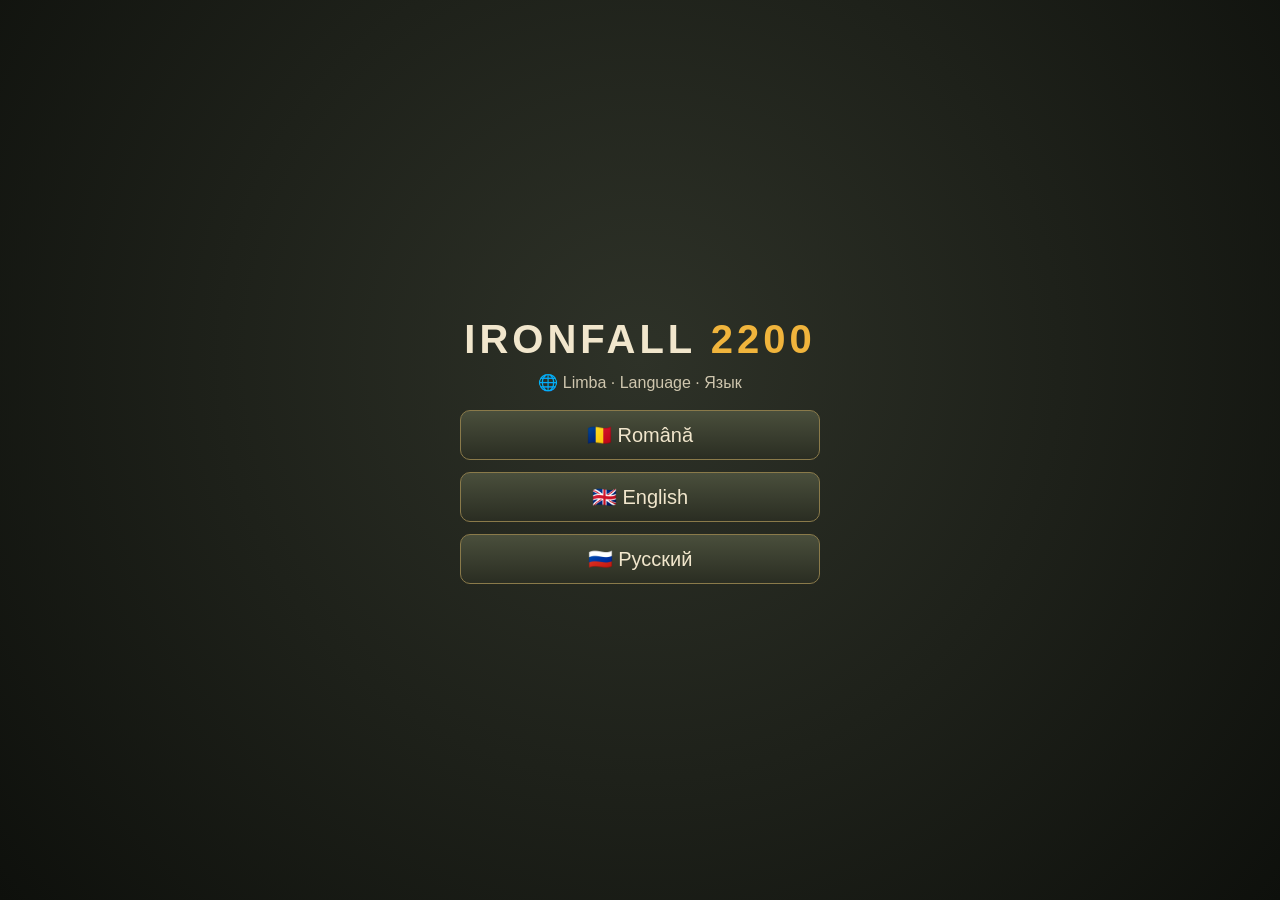
<file: game/app/src/main/assets/index.html>
<!doctype html>
<html lang="ro">
<head>
<meta charset="utf-8">
<meta name="viewport" content="width=device-width,initial-scale=1,maximum-scale=1,user-scalable=no,viewport-fit=cover">
<title>Ironfall 2200</title>
<link rel="stylesheet" href="style.css">
</head>
<body>
<svg width="0" height="0" style="position:absolute" aria-hidden="true"><defs>
  <filter id="gloss" x="-15%" y="-15%" width="130%" height="130%" color-interpolation-filters="sRGB">
    <feGaussianBlur in="SourceAlpha" stdDeviation="1.1" result="b"/>
    <feSpecularLighting in="b" surfaceScale="3.2" specularConstant="1.15" specularExponent="24" lighting-color="#fff6dc" result="s"><feDistantLight azimuth="225" elevation="50"/></feSpecularLighting>
    <feComposite in="s" in2="SourceAlpha" operator="in" result="s2"/>
    <feComposite in="SourceGraphic" in2="s2" operator="arithmetic" k1="0" k2="1" k3="0.9" k4="0"/>
  </filter>
</defs></svg>
<canvas id="c"></canvas>
<canvas id="ov"></canvas>
<div id="vig"></div>

<div id="hud" class="hidden">
  <div id="top">
    <span class="res"><i class="ri" data-i="energy"></i><b id="en">0</b> <small id="inc">+0/s</small></span>
    <span class="res"><i class="ri" data-i="units"></i><b id="uc">0</b><small>/500</small></span>
    <span class="res"><i class="ri" data-i="clock"></i><b id="clk">0:00</b></span>
    <button id="bPause" class="ib" aria-label="Pauză">⏸</button>
  </div>
  <div id="side">
    <button id="bAll">⚔ Armata</button>
    <button id="bTrucks">🚜 Constr.</button>
    <button id="bBox">⬚ Selecție</button>
    <button id="bBase">🏠 Baza</button>
  </div>
  <canvas id="mini" width="120" height="120"></canvas>
  <div id="panel"></div>
  <div id="labCol" class="hidden"></div>
  <div id="toast"></div>
  <div id="techPop"></div>
</div>

<div id="designer" class="modal hidden">
  <div class="mbox wide">
    <div class="mh">🛠 Proiectant de unități</div>
    <div class="dgrid">
      <div class="dopts">
        <div class="lbl">1 · Șasiu — deplasare</div><div id="dPr" class="opts dmods"></div>
        <div class="lbl">2 · Corp — blindaj</div><div id="dCh" class="opts dmods"></div>
        <div class="lbl">3 · Modul de sus — armă, radar sau reparator</div><div id="dWp" class="opts dmods"></div>
      </div>
      <div class="dprev">
        <div id="dName"></div>
        <div class="dpv"><canvas id="prev" width="260" height="150"></canvas><canvas id="dRadar" width="150" height="130"></canvas></div>
        <div id="dStats"></div>
      </div>
    </div>
    <div class="row">
      <button data-d="q1" class="ok">▶ Produ ×1</button>
      <button data-d="q5" class="ok">▶▶ Produ ×5</button>
      <button data-d="q10" class="ok">▶▶ Produ ×10</button>
      <button data-d="q20" class="ok">▶▶ Produ ×20</button>
      <button data-d="close">Închide</button>
    </div>
  </div>
</div>

<div id="pause" class="modal hidden">
  <div class="mbox">
    <div class="mh">⏸ Pauză</div>
    <div class="col">
      <button id="pResume" class="ok big">▶ Continuă</button>
      <button id="pMusic">🎵 Muzică: DA</button>
      <button id="pSfx">🔊 Sunete: DA</button>
      <button id="pHelp">❔ Cum se joacă</button>
      <button id="pRestart">↻ Joc nou</button>
    </div>
  </div>
</div>

<div id="help" class="modal hidden">
  <div class="mbox wide scroll">
    <div class="mh">❔ Cum se joacă</div>
    <ul class="help">
      <li><b>Un deget trage</b> = muți camera. <b>Două degete</b> = zoom (ciupire) și rotire.</li>
      <li><b>Atinge</b> o unitate = o selectezi. <b>Atinge de două ori</b> = toate unitățile de același tip.</li>
      <li><b>Ține apăsat apoi trage</b> (sau butonul ⬚) = selecție multiplă cu dreptunghi.</li>
      <li>Cu unități selectate: <b>atinge terenul</b> = deplasare, <b>atinge un inamic</b> = atac.</li>
      <li><b>⚔ Atac-deplasare</b>: unitățile atacă tot ce întâlnesc pe drum.</li>
      <li><b>📋 Ordine</b> (cu unități selectate): <b>Foc</b> liber / doar ripostă / nu trage; <b>Poziție</b> urmărește inamicul / păzește locul / stă pe loc; <b>Retragere</b> automată la reparații la 50% sau 25% viață. Plus <b>Patrulare</b> (atinge harta: merg încolo și înapoi), <b>La bază</b>, <b>La reparații</b> și <b>Reciclează</b> (întoarce o parte din energie).</li>
      <li><b>Constructorii 🚜</b> ridică clădiri. Construiește <b>Generatoare</b> pe sondele de petrol (pete negre care ard) — fiecare dă +4 energie ⚡/s.</li>
      <li><b>Constructorii</b> au două file: <b>Bază</b> (generator, fabrică, laborator, atelier de reparații, turn radar) și <b>Apărare</b>: Turn, Buncăr, Fortificație, Fortăreață, Amplasament de artilerie — fiecare cu armele pe care le-ai cercetat — plus arici antitanc și ziduri.</li>
      <li><b>Fabrica</b> produce unități. În <b>Proiectant</b> alegi 3 module: <b>șasiu</b> (roți, șenile, hover), <b>corp</b> (Cercetaș, Ușor, Mediu, Asalt, Greu, Titan sau Nova cel auriu) și <b>modulul de sus</b>: armă (mitralieră, tun, rachete, <b>laser</b>), <b>radar</b> (+25% rază și +15% atac pentru aliații din jur) sau <b>reparator</b> (repară automat unitățile și clădirile avariate).</li>
      <li><b>Laboratorul</b> are 6 ramuri de cercetare: Mobilitate, Corp și blindaj, Armament, <b>Sprijin</b> (radar, reparator), <b>Apărare</b> (arici, buncăre, fortificații, fortărețe) și Industrie.</li>
      <li>Selectează fabrica și atinge harta pentru a stabili <b>punctul de adunare</b>.</li>
      <li>Constructorii pot <b>repara</b> clădirile: selectează-i și atinge clădirea avariată.</li>
      <li><b>Victorie:</b> distruge Cartierul General și toate fabricile inamice.</li>
    </ul>
    <div class="row"><button id="hClose" class="ok">Am înțeles</button></div>
  </div>
</div>

<div id="mapEd" class="modal hidden">
  <div class="mbox">
    <h2>🗺️ Hartă nouă</h2>
    <div class="me">
      <div class="mef">
        <label>Nume <input id="meName" maxlength="18" value="Harta mea"></label>
        <label>Mărime: <b id="meSizeV"></b><input id="meSize" type="range" min="240" max="2000" step="40" value="360"></label>
        <label>Inele de forturi: <b id="meRingV"></b><input id="meRing" type="range" min="1" max="5" step="1" value="3"></label>
        <div><div class="lbl">Forturi pe inel</div>
        <div class="opts" id="meDens"><button data-v="0.6">Puține</button><button data-v="1" class="on">Normal</button><button data-v="1.4">Multe</button></div></div>
        <div><div class="lbl">Petrol</div>
        <div class="opts" id="meOil"><button data-v="0.6">Puțin</button><button data-v="1" class="on">Normal</button><button data-v="1.6">Mult</button></div></div>
        <div class="mew"><div class="lbl">Teren</div>
        <div class="opts" id="meSeedM"><button data-v="r" class="on">Nou la fiecare joc</button><button data-v="f">Mereu același</button></div></div>
        <label id="meSeedL" class="hidden">Cod teren <input id="meSeed" inputmode="numeric" maxlength="6"></label>
      </div>
      <canvas id="mePrev" width="220" height="220"></canvas>
    </div>
    <div class="lbl">Sau lipește codul unei hărți primite de la un prieten</div>
    <div class="mpb"><input id="meCode" placeholder="IF1-…" autocomplete="off"><button data-me="imp">Importă</button></div>
    <div class="row"><button class="ok big" data-me="save">💾 Salvează harta</button><button data-me="close">Anulează</button></div>
  </div>
</div>

<div id="intro" class="modal">
  <div class="mbox title">
    <div class="logo">IRONFALL <span>2200</span></div>
    <div class="sub">Strategie în timp real · Pustiul de după cădere</div>
    <div class="lbl">Dificultate</div>
    <div class="opts" id="diff">
      <button data-v="0">Ușor</button>
      <button data-v="1" class="on">Normal</button>
      <button data-v="2">Greu</button>
    </div>
    <div class="lbl">Nivel de tehnologie la start</div>
    <div class="opts" id="tlSel">
      <button data-v="0" class="on">T1</button>
      <button data-v="1">T2</button>
      <button data-v="2">T3</button>
      <button data-v="3">T4</button>
    </div>
    <div class="tiny" id="tlInfo"></div>
    <div class="lbl">Hartă</div>
    <div class="opts" id="mapSel"></div>
    <div class="row">
      <button id="bPlay" class="ok big">▶ JOACĂ</button>
      <button id="bMp" class="ok big">👥 MULTIPLAYER</button>
      <button id="bHelp">❔ Ajutor</button>
    </div>
    <div class="tiny">Construiește generatoare pe sondele de petrol, proiectează-ți tancurile și distruge baza inamică.</div>
  </div>
</div>

<div id="mp" class="modal hidden">
  <div class="mbox title">
    <div class="logo">MULTIPLAYER <span>CO-OP</span></div>
    <div id="mpBody"></div>
  </div>
</div>
<div id="netSt" class="hidden"></div>

<div id="end" class="modal hidden">
  <div class="mbox title">
    <div class="logo" id="endT">VICTORIE</div>
    <div class="sub" id="endS"></div>
    <div class="row"><button id="bAgain" class="ok big">↻ Joc nou</button></div>
  </div>
</div>

<script src="three.min.js"></script>
<script src="i18n.js"></script>
<script src="game.js"></script>
</body>
</html>
</file>
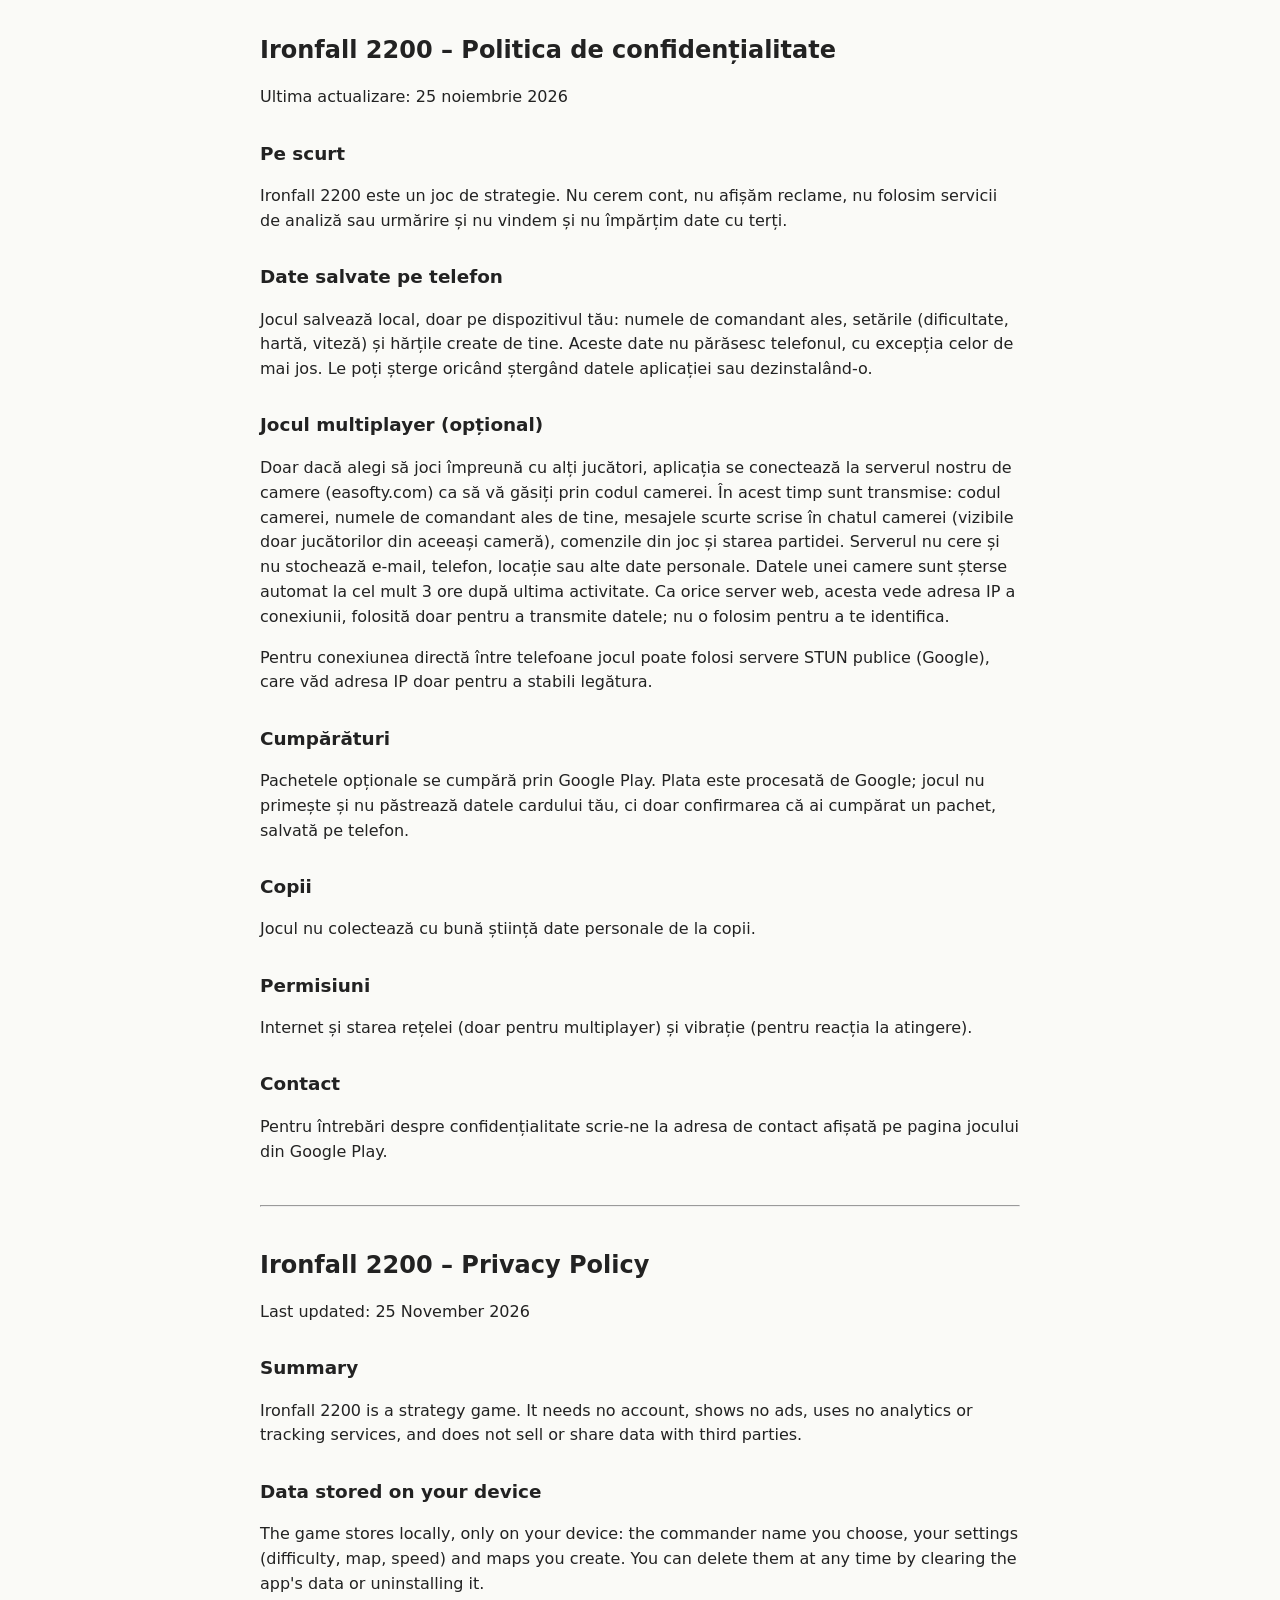
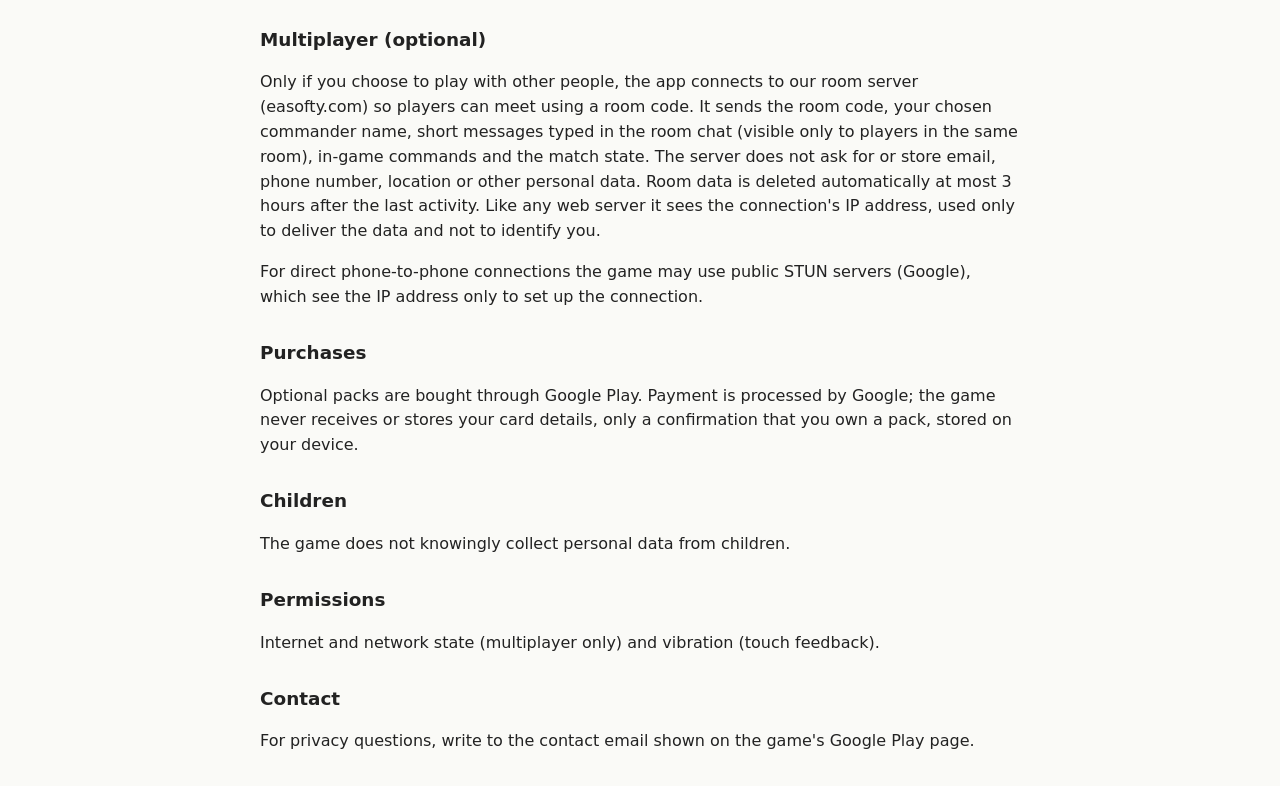
<file: server/ironfall/privacy.html>
<!doctype html>
<html lang="ro">
<head>
<meta charset="utf-8">
<meta name="viewport" content="width=device-width, initial-scale=1">
<title>Ironfall 2200 – Politica de confidențialitate / Privacy Policy</title>
<style>
  body { font: 16px/1.55 system-ui, sans-serif; max-width: 760px; margin: 0 auto; padding: 16px; color: #222; background: #fafaf7; }
  h1 { font-size: 1.5em; } h2 { font-size: 1.15em; margin-top: 1.6em; } hr { margin: 2.5em 0; }
</style>
</head>
<body>
<h1>Ironfall 2200 – Politica de confidențialitate</h1>
<p>Ultima actualizare: 25 noiembrie 2026</p>

<h2>Pe scurt</h2>
<p>Ironfall 2200 este un joc de strategie. Nu cerem cont, nu afișăm reclame, nu folosim servicii de analiză sau urmărire și nu vindem și nu împărțim date cu terți.</p>

<h2>Date salvate pe telefon</h2>
<p>Jocul salvează local, doar pe dispozitivul tău: numele de comandant ales, setările (dificultate, hartă, viteză) și hărțile create de tine. Aceste date nu părăsesc telefonul, cu excepția celor de mai jos. Le poți șterge oricând ștergând datele aplicației sau dezinstalând-o.</p>

<h2>Jocul multiplayer (opțional)</h2>
<p>Doar dacă alegi să joci împreună cu alți jucători, aplicația se conectează la serverul nostru de camere (easofty.com) ca să vă găsiți prin codul camerei. În acest timp sunt transmise: codul camerei, numele de comandant ales de tine, mesajele scurte scrise în chatul camerei (vizibile doar jucătorilor din aceeași cameră), comenzile din joc și starea partidei. Serverul nu cere și nu stochează e-mail, telefon, locație sau alte date personale. Datele unei camere sunt șterse automat la cel mult 3 ore după ultima activitate. Ca orice server web, acesta vede adresa IP a conexiunii, folosită doar pentru a transmite datele; nu o folosim pentru a te identifica.</p>
<p>Pentru conexiunea directă între telefoane jocul poate folosi servere STUN publice (Google), care văd adresa IP doar pentru a stabili legătura.</p>

<h2>Cumpărături</h2>
<p>Pachetele opționale se cumpără prin Google Play. Plata este procesată de Google; jocul nu primește și nu păstrează datele cardului tău, ci doar confirmarea că ai cumpărat un pachet, salvată pe telefon.</p>

<h2>Copii</h2>
<p>Jocul nu colectează cu bună știință date personale de la copii.</p>

<h2>Permisiuni</h2>
<p>Internet și starea rețelei (doar pentru multiplayer) și vibrație (pentru reacția la atingere).</p>

<h2>Contact</h2>
<p>Pentru întrebări despre confidențialitate scrie-ne la adresa de contact afișată pe pagina jocului din Google Play.</p>

<hr>

<h1>Ironfall 2200 – Privacy Policy</h1>
<p>Last updated: 25 November 2026</p>
<h2>Summary</h2>
<p>Ironfall 2200 is a strategy game. It needs no account, shows no ads, uses no analytics or tracking services, and does not sell or share data with third parties.</p>
<h2>Data stored on your device</h2>
<p>The game stores locally, only on your device: the commander name you choose, your settings (difficulty, map, speed) and maps you create. You can delete them at any time by clearing the app's data or uninstalling it.</p>
<h2>Multiplayer (optional)</h2>
<p>Only if you choose to play with other people, the app connects to our room server (easofty.com) so players can meet using a room code. It sends the room code, your chosen commander name, short messages typed in the room chat (visible only to players in the same room), in-game commands and the match state. The server does not ask for or store email, phone number, location or other personal data. Room data is deleted automatically at most 3 hours after the last activity. Like any web server it sees the connection's IP address, used only to deliver the data and not to identify you.</p>
<p>For direct phone-to-phone connections the game may use public STUN servers (Google), which see the IP address only to set up the connection.</p>
<h2>Purchases</h2>
<p>Optional packs are bought through Google Play. Payment is processed by Google; the game never receives or stores your card details, only a confirmation that you own a pack, stored on your device.</p>
<h2>Children</h2>
<p>The game does not knowingly collect personal data from children.</p>
<h2>Permissions</h2>
<p>Internet and network state (multiplayer only) and vibration (touch feedback).</p>
<h2>Contact</h2>
<p>For privacy questions, write to the contact email shown on the game's Google Play page.</p>
</body>
</html>
</file>
<file: game/app/src/main/assets/style.css>
:root {
  --bg: rgba(18, 20, 16, 0.82);
  --bg2: rgba(34, 38, 28, 0.92);
  --line: rgba(220, 190, 120, 0.35);
  --amber: #f0b44a;
  --txt: #ece3cf;
  --dim: #a99e86;
  --ok: #4f7a2f;
  --okl: #7fb84a;
  --bad: #b8432c;
  --blue: #3f9fe0;
}
* { box-sizing: border-box; -webkit-tap-highlight-color: transparent; }
html, body {
  margin: 0; height: 100%; overflow: hidden; background: #000; color: var(--txt);
  font-family: "Trebuchet MS", "Segoe UI", Roboto, Arial, sans-serif;
  user-select: none; -webkit-user-select: none; touch-action: none;
}
#c, #ov { position: fixed; inset: 0; width: 100%; height: 100%; display: block; }
#ov { pointer-events: none; }
#vig { position: fixed; inset: 0; pointer-events: none; background: radial-gradient(ellipse at center, rgba(0,0,0,0) 55%, rgba(0,0,0,.38) 100%); }
.hidden { display: none !important; }

button {
  font: inherit; color: var(--txt); background: linear-gradient(#3a3f30, #2a2e22);
  border: 1px solid var(--line); border-radius: 8px; padding: 8px 12px; min-height: 40px;
  cursor: pointer; touch-action: manipulation;
}
button:active { filter: brightness(1.35); transform: translateY(1px); }
button:disabled { opacity: 0.4; filter: grayscale(1); }
button.ok { background: linear-gradient(#5e8a37, #3f6324); border-color: #9ccc66; }
button.on { background: linear-gradient(#8a6a2a, #5f4818); border-color: var(--amber); color: #fff; }
button.big { font-size: 20px; padding: 10px 26px; font-weight: bold; }
button.bad { background: linear-gradient(#8e3a26, #5f2316); }

#top {
  position: fixed; top: max(6px, env(safe-area-inset-top)); left: 50%; transform: translateX(-50%);
  display: flex; gap: 14px; align-items: center; background: var(--bg); border: 1px solid var(--line);
  border-radius: 10px; padding: 3px 6px 3px 14px; font-size: 16px; white-space: nowrap;
}
#top b { color: var(--amber); }
#top small { color: var(--dim); font-size: 12px; }
.ib { min-height: 34px; padding: 2px 10px; font-size: 16px; }

#side {
  position: fixed; left: max(8px, env(safe-area-inset-left)); bottom: 170px;
  display: flex; flex-direction: column; gap: 6px;
}
#side button { font-size: 13px; padding: 6px 8px; min-height: 36px; background: var(--bg2); text-align: left; }
#side button.on { background: linear-gradient(#8a6a2a, #5f4818); }

#mini {
  position: fixed; left: max(8px, env(safe-area-inset-left)); bottom: 8px; width: 150px; height: 150px;
  border-radius: 50%; border: 2px solid var(--line); background: #222; box-shadow: 0 0 12px #000a;
}

#panel {
  position: fixed; right: max(8px, env(safe-area-inset-right)); bottom: 8px;
  width: min(440px, 50vw); max-height: 58vh; overflow-y: auto; background: var(--bg);
  border: 1px solid var(--line); border-radius: 12px; padding: 8px 10px; font-size: 14px;
  touch-action: pan-y;
}
#panel:empty { display: none; }
.ph { font-weight: bold; color: var(--amber); margin-bottom: 4px; display: flex; justify-content: space-between; gap: 8px; }
.hint { color: var(--dim); font-size: 12.5px; margin: 3px 0 6px; }
.grid { display: grid; grid-template-columns: repeat(auto-fill, minmax(92px, 1fr)); gap: 6px; }
.grid button { font-size: 12.5px; padding: 5px 4px; line-height: 1.2; }
.grid button .ic { display: block; font-size: 20px; }
.grid button small { color: var(--amber); }
.row { display: flex; gap: 8px; flex-wrap: wrap; margin-top: 6px; }
.row button { flex: 1; }
.col { display: flex; flex-direction: column; gap: 8px; min-width: 240px; }
.bar { height: 7px; background: #0008; border-radius: 4px; overflow: hidden; margin: 3px 0; }
.bar i { display: block; height: 100%; background: var(--okl); width: 0; }
.bar.b i { background: var(--blue); }
.bar.o i { background: var(--amber); }
.queue { display: flex; gap: 4px; flex-wrap: wrap; margin: 4px 0; }
.queue button { min-height: 30px; padding: 2px 6px; font-size: 12px; }
.rs { display: flex; align-items: center; gap: 6px; margin: 3px 0; }
.rs button { flex: 1; text-align: left; font-size: 12.5px; padding: 5px 8px; min-height: 36px; }
.rs .done { color: var(--okl); flex: 1; font-size: 12.5px; padding: 5px 8px; }
.rs .lock { color: var(--dim); flex: 1; font-size: 12px; padding: 5px 8px; }

#toast {
  position: fixed; top: 54px; left: 50%; transform: translateX(-50%); background: var(--bg2);
  border: 1px solid var(--amber); border-radius: 8px; padding: 6px 14px; font-size: 15px;
  opacity: 0; transition: opacity .3s; pointer-events: none; white-space: nowrap;
}
#toast.show { opacity: 1; }

.modal {
  position: fixed; inset: 0; display: flex; align-items: center; justify-content: center;
  background: rgba(0, 0, 0, 0.55); z-index: 10; padding: 10px;
}
#intro { background: radial-gradient(ellipse at center, rgba(40,30,15,.35), rgba(0,0,0,.8)); }
.mbox {
  background: var(--bg2); border: 1px solid var(--line); border-radius: 14px; padding: 14px 18px;
  max-height: 96vh; max-width: 96vw; overflow-y: auto; box-shadow: 0 10px 40px #000c;
}
.mbox.wide { width: 720px; }
.mbox.title { text-align: center; min-width: 320px; }
.mh { font-size: 18px; font-weight: bold; color: var(--amber); margin-bottom: 8px; }
.logo { font-size: 46px; font-weight: 900; letter-spacing: 6px; color: #e9dcc0; text-shadow: 0 3px 0 #5a3a12, 0 0 24px #f0a03a88; }
.logo span { color: var(--amber); }
.sub { color: var(--dim); margin: 2px 0 12px; letter-spacing: 1px; }
.tiny { color: var(--dim); font-size: 12px; margin-top: 10px; max-width: 420px; margin-left: auto; margin-right: auto; }
.lbl { color: var(--dim); font-size: 12px; text-transform: uppercase; letter-spacing: 1px; margin: 6px 0 4px; }
.opts { display: flex; gap: 6px; flex-wrap: wrap; justify-content: center; }
.dopts .opts { justify-content: flex-start; }
.opts button { min-width: 74px; font-size: 13px; padding: 6px 8px; }
.dgrid { display: flex; gap: 14px; flex-wrap: wrap; }
.dopts { flex: 1; min-width: 280px; }
.dprev { width: 260px; }
#prev { width: 260px; height: 150px; background: radial-gradient(#4a4434, #1c1a14); border-radius: 10px; border: 1px solid var(--line); }
#dStats { font-size: 12.5px; }
.st { display: grid; grid-template-columns: 62px 1fr 40px; align-items: center; gap: 6px; margin: 2px 0; }
.help { margin: 0; padding-left: 18px; line-height: 1.5; font-size: 14px; }
.help li { margin-bottom: 4px; }

@media (max-height: 420px) {
  #side { bottom: 132px; }
  #mini { width: 118px; height: 118px; }
  #panel { max-height: 64vh; width: min(400px, 48vw); font-size: 13px; }
  .logo { font-size: 34px; }
  #prev { height: 110px; }
  .mbox { padding: 10px 12px; }
}

/* research cards */
.rgrid { display: grid; grid-template-columns: repeat(auto-fill, minmax(118px, 1fr)); gap: 6px; }
.rcard { display: flex; flex-direction: column; align-items: center; gap: 2px; padding: 6px 4px 7px; min-height: 0; text-align: center; background: linear-gradient(#3a3f30, #262a1f); }
.rcard .ric { width: 44px; height: 44px; filter: drop-shadow(0 2px 2px #0008); }
.rcard .rn { font-size: 12.5px; font-weight: bold; line-height: 1.15; }
.rcard .rm { font-size: 11px; color: var(--amber); line-height: 1.1; }
.rcard.done { border-color: #7fb84a; background: linear-gradient(#34482a, #23301d); opacity: 1; filter: none; }
.rcard.done .rm { color: #9fe06a; }
.rcard:disabled { filter: none; opacity: .8; }
.rcard.locked { opacity: .45; filter: grayscale(1); }
.rcard.locked .rm { color: var(--dim); }
.rcard.busy { border-color: var(--blue); opacity: 1; filter: none; }

.rnow { display: flex; align-items: center; gap: 8px; margin-bottom: 6px; background: #0004; border: 1px solid var(--blue); border-radius: 8px; padding: 4px 8px; }
.rnow .ric { width: 38px; height: 38px; flex: none; }
.rnow > div { flex: 1; }

/* ---- compact right panel ---- */
#panel { width: min(300px, 40vw); max-height: 45vh; padding: 5px 7px; font-size: 12px; border-radius: 10px; }
.ph { font-size: 12.5px; margin-bottom: 2px; align-items: center; }
.ph .pmin { order: 9; min-height: 24px; height: 24px; padding: 0 8px; font-size: 13px; line-height: 1; flex: none; }
.hint { font-size: 11px; margin: 2px 0 4px; }
.lbl { font-size: 10px; margin: 4px 0 3px; }
.bar { height: 5px; margin: 2px 0; }
.grid { grid-template-columns: repeat(auto-fill, minmax(66px, 1fr)); gap: 4px; }
.grid button { font-size: 10.5px; padding: 3px 2px; min-height: 0; }
.grid button .ic { font-size: 16px; }
.row { gap: 5px; margin-top: 4px; }
.row button { min-height: 32px; padding: 4px 6px; font-size: 12px; }
.queue button { min-height: 26px; font-size: 11px; padding: 1px 5px; }
.rgrid { grid-template-columns: repeat(auto-fill, minmax(78px, 1fr)); gap: 4px; }
.rcard { padding: 3px 2px 4px; gap: 0; }
.rcard .ric { width: 28px; height: 28px; }
.rcard .rn { font-size: 10.5px; }
.rcard .rm { font-size: 9.5px; }
.rnow { padding: 2px 6px; gap: 6px; margin-bottom: 4px; }
.rnow .ric { width: 26px; height: 26px; }
#panel.mini > :not(.ph) { display: none; }
#panel.mini { max-height: none; }
@media (max-height: 420px) { #panel { width: min(290px, 40vw); max-height: 48vh; font-size: 12px; } }

.grid, .rgrid { grid-template-columns: repeat(4, 1fr); }
.grid button .ic { font-size: 15px; }

/* ---- polished military UI ---- */
:root { --steel1: rgba(46, 50, 40, .93); --steel2: rgba(22, 24, 19, .93); --rim: rgba(240, 180, 74, .55); }
svg.ui { width: 18px; height: 18px; flex: none; vertical-align: -4px; filter: drop-shadow(0 1px 1px #000a); }
i.eu { font-style: normal; color: var(--amber); font-size: .9em; margin-left: 1px; }

#top {
  background: linear-gradient(180deg, var(--steel1), var(--steel2)); border: 1px solid var(--rim);
  box-shadow: 0 3px 12px #0009, inset 0 1px 0 #ffffff18; gap: 12px; padding: 2px 4px 2px 10px; font-size: 14px;
  clip-path: polygon(10px 0, calc(100% - 10px) 0, 100% 50%, calc(100% - 10px) 100%, 10px 100%, 0 50%); border-radius: 0;
}
#top .res { display: inline-flex; align-items: center; gap: 4px; }
#top .ri svg.ui { width: 17px; height: 17px; }
#top b { text-shadow: 0 0 8px #f0b44a55; }
.ib { min-height: 28px; height: 28px; width: 34px; padding: 0; display: inline-flex; align-items: center; justify-content: center; }

#toast { background: linear-gradient(180deg, var(--steel1), var(--steel2)); border-color: var(--rim); font-size: 13px; padding: 4px 12px; box-shadow: 0 3px 10px #0008; top: 44px; }

#side { gap: 5px; bottom: 120px; }
#side button {
  width: 50px; height: 46px; min-height: 0; padding: 3px 0 2px; display: flex; flex-direction: column; align-items: center; justify-content: center; gap: 1px;
  font-size: 9px; letter-spacing: .3px; text-align: center; border-radius: 10px;
  background: linear-gradient(180deg, var(--steel1), var(--steel2)); border: 1px solid var(--line);
  box-shadow: 0 2px 6px #0008, inset 0 1px 0 #ffffff14;
}
#side button svg.ui { width: 22px; height: 22px; }
#side button.on { background: linear-gradient(#8a6a2a, #5f4818); border-color: var(--amber); }
#mini { width: 104px; height: 104px; border: 2px solid var(--rim); box-shadow: 0 0 0 3px #16181399, 0 3px 12px #000c; }
@media (max-height: 420px) { #side { bottom: 118px; } #mini { width: 104px; height: 104px; } }

#panel {
  background: linear-gradient(180deg, var(--steel1), var(--steel2)); border: 1px solid var(--rim);
  box-shadow: 0 4px 16px #000a, inset 0 1px 0 #ffffff18; border-radius: 4px 14px 4px 14px;
}
#panel::-webkit-scrollbar { width: 3px; } #panel::-webkit-scrollbar-thumb { background: var(--rim); border-radius: 2px; }
.ph { margin: -5px -7px 4px; padding: 3px 7px; background: linear-gradient(90deg, #f0b44a26, transparent 80%); border-bottom: 1px solid #f0b44a40; border-radius: 4px 14px 0 0; letter-spacing: .3px; }
.ph > span { display: inline-flex; align-items: center; gap: 5px; }
.ph svg.ui { width: 18px; height: 18px; }
.ph .pmin { background: #0005; border-color: #f0b44a50; }
.lbl { color: #cbb98f; display: flex; align-items: center; gap: 6px; }
.lbl::after { content: ""; flex: 1; height: 1px; background: linear-gradient(90deg, #f0b44a50, transparent); }

#panel button { background: linear-gradient(180deg, #454a39, #2b2f23); box-shadow: inset 0 1px 0 #ffffff1c, 0 2px 3px #0007; border-color: #c9b48a40; }
#panel button.ok { background: linear-gradient(#5e8a37, #3f6324); border-color: #9ccc66; }
#panel button.bad { background: linear-gradient(#8e3a26, #5f2316); }
#panel button.on { background: linear-gradient(#8a6a2a, #5f4818); border-color: var(--amber); }
.grid button { display: flex; flex-direction: column; align-items: center; gap: 1px; padding: 4px 2px 3px; border-radius: 8px; }
.grid button svg.ui { width: 26px; height: 26px; }
.grid button .bn { line-height: 1.1; }
.grid button small { font-size: 10px; background: #0006; border-radius: 6px; padding: 0 5px; margin-top: 1px; }
.grid button:disabled { filter: grayscale(.8); opacity: .5; }
.row button { display: inline-flex; align-items: center; justify-content: center; gap: 5px; }
.row button svg.ui { width: 16px; height: 16px; }
.queue button { display: inline-flex; align-items: center; gap: 3px; }
.queue button svg.ui { width: 16px; height: 16px; }
.pc { color: var(--amber); }
.bar { background: #000a; box-shadow: inset 0 1px 2px #000; }
.bar i { background: linear-gradient(180deg, #a6e070, #5f9a30); border-radius: 3px; }
.bar.b i { background: linear-gradient(180deg, #7cc8ff, #2d7fc0); }
.bar.o i { background: linear-gradient(180deg, #ffd27a, #c88a20); }
.rcard { border-radius: 8px; }
.rcard.busy { box-shadow: 0 0 8px #3f9fe080; }
.rcard.done { box-shadow: inset 0 0 8px #7fb84a40; }
.rnow { background: linear-gradient(90deg, #3f9fe022, #0004); }

.mbox { background: linear-gradient(180deg, rgba(46,50,40,.97), rgba(22,24,19,.97)); border-color: var(--rim); }
.grid button .bn { overflow-wrap: anywhere; max-width: 100%; } .grid button { overflow: hidden; }

/* designer module cards */
.mbox.wide { width: min(760px, 96vw); }
.dmods { display: grid; grid-template-columns: repeat(auto-fill, minmax(84px, 1fr)); gap: 5px; }
.dcard { display: flex; flex-direction: column; align-items: center; gap: 0; padding: 4px 2px 5px; min-height: 0; min-width: 0; border-radius: 9px;
  background: linear-gradient(180deg, #454a39, #2b2f23); box-shadow: inset 0 1px 0 #ffffff1c, 0 2px 3px #0007; border-color: #c9b48a40; }
.dcard .ric { width: 34px; height: 34px; }
.dcard .rn { font-size: 11.5px; font-weight: bold; line-height: 1.15; }
.dcard .rm { font-size: 9.5px; color: var(--amber); line-height: 1.15; }
.dcard.on { background: linear-gradient(180deg, #6a5a2a, #45391a); border-color: var(--amber); box-shadow: 0 0 8px #f0b44a70, inset 0 1px 0 #ffffff22; }
.dcard:disabled { opacity: .45; filter: grayscale(1); }
#designer .mbox { padding: 8px 12px; }
#designer .mh { margin-bottom: 2px; font-size: 16px; }
#designer .lbl { margin: 4px 0 3px; font-size: 10.5px; }
@media (max-height: 420px) { .dcard .ric { width: 26px; height: 26px; } .dmods { grid-template-columns: repeat(7, 1fr); gap: 4px; } .dcard .rn { font-size: 10.5px; } .dcard .rm { font-size: 8.5px; } .dprev { width: 220px; } #prev { width: 220px; height: 120px; } }
.rbr { font-size: 10px; color: #9fd0f0; text-transform: uppercase; letter-spacing: 1px; margin: 5px 0 3px; display: flex; align-items: center; gap: 6px; }
.rbr::before { content: ""; width: 6px; height: 6px; border-radius: 50%; background: var(--blue); box-shadow: 0 0 4px var(--blue); }
.rbr::after { content: ""; flex: 1; height: 1px; background: linear-gradient(90deg, #3f9fe060, transparent); }
.dgrid { flex-wrap: nowrap; }
.dopts { min-width: 0; }
.dcard { min-width: 0; overflow: hidden; }
.dcard .rn, .dcard .rm { max-width: 100%; overflow: hidden; text-overflow: ellipsis; }
.dprev { flex: none; }
@media (max-height: 420px) { .dprev { width: 190px; } #prev { width: 190px; height: 110px; } #dStats { font-size: 11px; } .st { grid-template-columns: 46px 1fr 32px; } }
.tabs { display: flex; gap: 4px; margin: 2px 0 4px; }
.tabs button { flex: 1; min-height: 28px; padding: 2px 6px; font-size: 11.5px; display: inline-flex; align-items: center; justify-content: center; gap: 4px; }
.tabs button svg.ui { width: 16px; height: 16px; }
.chips { display: flex; gap: 3px; flex-wrap: wrap; margin-bottom: 4px; }
.chips button { min-height: 24px; padding: 1px 7px; font-size: 10.5px; border-radius: 12px; }
.chips .cnt { background: var(--amber); color: #222; border-radius: 8px; padding: 0 4px; font-size: 9px; margin-left: 2px; }
#panel .chips button { min-height: 22px; padding: 0 6px; font-size: 10px; } #panel .chips { gap: 2px; }
.labs { margin: 2px 0 6px; display: flex; flex-direction: column; gap: 3px; }
.labsh { font-size: 10.5px; color: var(--dim); } .labsh b { color: var(--amber); }
#panel .labrow { display: flex; align-items: center; gap: 6px; min-height: 0; padding: 3px 6px; text-align: left; border-radius: 8px; background: linear-gradient(90deg, #3f9fe022, #0004); border-color: #3f9fe070; }
#panel .labrow.cur { border-color: var(--amber); box-shadow: 0 0 6px #f0b44a60; }
#panel .labrow.idle { background: #0004; border-color: #c9b48a30; opacity: .85; }
.labrow .ric { width: 26px; height: 26px; flex: none; }
.labrow .ln { font-size: 10px; color: var(--dim); flex: none; }
.labrow .lt { flex: 1; display: flex; flex-direction: column; font-size: 11px; min-width: 0; }
.labrow .lt b { white-space: nowrap; overflow: hidden; text-overflow: ellipsis; font-weight: 600; }
.labrow .lr { font-size: 12px; color: #9fd0f0; font-weight: bold; flex: none; min-width: 34px; text-align: right; }
#mapSel { display: flex; gap: 6px; justify-content: center; }
#mapSel .mapc { display: flex; flex-direction: column; align-items: center; min-width: 120px; padding: 5px 8px; line-height: 1.25; }
#mapSel .mapc b { font-size: 14px; color: var(--amber); } #mapSel .mapc.on b { color: #fff; }
#mapSel .mapc small { font-size: 10px; color: var(--dim); } #mapSel .mapc.on small { color: #f3e3bf; }
#mapSel.loading { opacity: .4; pointer-events: none; }
#mapSel.loading::after { content: "Se generează harta…"; color: var(--amber); font-size: 12px; align-self: center; }
/* multiplayer lobby */
#mp { z-index: 12; }
#mp .mbox { width: 460px; text-align: center; }
.mph { margin: 8px 0; font-size: 14px; line-height: 1.4; color: #d8d2c4; }
.mpb { display: flex; gap: 8px; justify-content: center; margin: 8px 0; flex-wrap: wrap; }
#mpCode { width: 120px; font-size: 22px; text-align: center; letter-spacing: 4px; text-transform: uppercase; background: #111; color: var(--amber); border: 1px solid var(--amber); border-radius: 8px; padding: 6px; font-weight: bold; }
.mpcode { font-size: 46px; font-weight: bold; letter-spacing: 10px; color: var(--amber); margin: 6px 0; text-shadow: 0 0 14px #f0b44a66; user-select: all; }
#netSt { position: fixed; top: 82px; left: 50%; transform: translateX(-50%); background: #3a1a12ee; border: 1px solid #ff7050; border-radius: 8px; padding: 5px 14px; font-size: 13px; z-index: 9; pointer-events: none; }
#intro .row button.big { padding: 10px 18px; }
#mp .logo { font-size: 30px; white-space: nowrap; }
/* designer: name, comparison bars, spider chart */
#dName { font-weight: bold; color: var(--amber); font-size: 14px; line-height: 1.15; margin-bottom: 2px; }
#dName small { display: block; font-weight: normal; color: #b8b2a4; font-size: 10.5px; }
.dpv { position: relative; }
#dRadar { position: absolute; right: 3px; top: 3px; width: 92px; height: 80px; pointer-events: none; background: #0007; border-radius: 8px; }
.bar.cmp { position: relative; overflow: visible; height: 7px; }
.bar.cmp b { position: absolute; top: -3px; width: 2px; height: 13px; margin-left: -1px; background: #e8e4da; box-shadow: 0 0 3px #000; border-radius: 1px; }
.st em { font-style: normal; font-size: 10px; margin-left: 3px; font-weight: bold; }
.st em.up { color: #8be05a; } .st em.dn { color: #ff6a4a; }
.st { grid-template-columns: 52px 1fr 64px !important; }
.st > span:last-child { text-align: right; white-space: nowrap; }
.cmpnote { font-size: 10px; color: #b8b2a4; margin-top: 2px; } .cmpnote i { display: inline-block; width: 2px; height: 10px; background: #e8e4da; vertical-align: middle; margin-right: 3px; }
@media (max-height: 420px) { #dRadar { width: 80px; height: 70px; } #dName { font-size: 12.5px; } #dName small { font-size: 9.5px; } .st { grid-template-columns: 40px 1fr 56px !important; } }
/* research complete card */
#techPop { position: fixed; top: 92px; left: 50%; transform: translate(-50%, -24px) scale(.9); opacity: 0; pointer-events: none; z-index: 9;
  display: flex; align-items: center; gap: 10px; padding: 8px 16px 8px 10px; border-radius: 12px;
  background: linear-gradient(180deg, #3a3320f2, #241f14f2); border: 1px solid var(--amber); box-shadow: 0 0 22px #f0b44a66, 0 6px 18px #000a; transition: opacity .3s, transform .35s cubic-bezier(.2, 1.4, .4, 1); }
#techPop.show { opacity: 1; transform: translate(-50%, 0) scale(1); }
#techPop .tpi { width: 58px; height: 58px; border-radius: 10px; background: radial-gradient(circle, #f0b44a44, #0000 70%); display: flex; align-items: center; justify-content: center; }
#techPop .tpi svg { width: 52px; height: 52px; filter: drop-shadow(0 0 6px #f0b44a99); }
#techPop .tpt { display: flex; flex-direction: column; }
#techPop .tpt small { color: #b8b2a4; font-size: 11px; letter-spacing: 1px; text-transform: uppercase; }
#techPop .tpt b { color: var(--amber); font-size: 18px; }
.lastico { opacity: .75; filter: saturate(.7); display: contents; }
/* compact top bar and messages */
#top { font-size: 11.5px; gap: 8px; padding: 1px 3px 1px 8px; top: max(4px, env(safe-area-inset-top)); }
#top small { font-size: 9.5px; }
#top .ri svg.ui { width: 13px; height: 13px; }
#top .ib { min-height: 21px; height: 21px; width: 26px; }
#top .ib svg { width: 13px; height: 13px; }
#toast { font-size: 11px; padding: 2px 9px; top: 32px; border-radius: 6px; }
#techPop { top: 56px; padding: 5px 12px 5px 7px; gap: 7px; }
#techPop .tpi { width: 42px; height: 42px; } #techPop .tpi svg { width: 38px; height: 38px; }
#techPop .tpt b { font-size: 14px; } #techPop .tpt small { font-size: 9px; }
#netSt { top: 58px; font-size: 11px; padding: 3px 10px; }
/* tech level + custom maps */
#tlInfo { margin-top: 2px; font-size: 11px; }
#mapSel .mapc { position: relative; }
#mapSel .mapc.add { border-style: dashed; justify-content: center; }
#mapSel .mapc.add b { font-size: 18px; }
#mapSel .mapc i { position: absolute; top: 2px; font-style: normal; font-size: 12px; opacity: .8; padding: 0 3px; }
#mapSel .mapc i.del { right: 3px; } #mapSel .mapc i.cp { left: 3px; }
#mapEd { z-index: 13; }
#mapEd .mbox { width: 560px; max-width: 96vw; }
#mapEd h2 { margin: 0 0 6px; color: var(--amber); font-size: 18px; }
.me { display: flex; gap: 12px; align-items: flex-start; }
.mef { flex: 1; display: flex; flex-direction: column; gap: 4px; }
.mef label { font-size: 12px; color: var(--dim); display: flex; flex-direction: column; gap: 2px; }
.mef label b { color: var(--amber); }
.mef input:not([type=range]), #meCode { background: #111; color: var(--amber); border: 1px solid #f0b44a80; border-radius: 6px; padding: 5px 7px; font-size: 13px; }
#meCode { flex: 1; min-width: 160px; }
.mef .opts { justify-content: flex-start; } .mef .opts button { min-width: 0; font-size: 12px; padding: 4px 7px; }
#mePrev { width: 170px; height: 170px; border-radius: 8px; border: 1px solid #f0b44a50; background: #1b1a16; flex: none; }
@media (max-height: 500px) { #mePrev { width: 130px; height: 130px; } #mapEd h2 { font-size: 15px; } }
.mpset { font-size: 12px; color: var(--dim); background: #0005; border-radius: 8px; padding: 5px 8px; margin: 4px auto; }
.mpset b { color: var(--amber); }
.mef { display: grid; grid-template-columns: 1fr 1fr; gap: 2px 12px; align-items: end; }
.mef > label:first-child { grid-column: 1 / -1; flex-direction: row; align-items: center; gap: 8px; }
.mef > label:first-child input { flex: 1; }
.mef .lbl { margin: 2px 0 0; }
.mef input[type=range] { accent-color: #f0b44a; width: 100%; margin: 0; }
.mef label { font-size: 11px; } #mapEd .mpb { margin: 4px 0; } #mapEd .row { margin-top: 6px; }
.mef .mew { grid-column: 1 / -1; } .mef .mew .opts { display: inline-flex; }
/* lobby: players on the left, chat on the right */
#mp .mbox { width: min(640px, 96vw); }
.mpcode.sm { font-size: 26px; letter-spacing: 6px; margin: 0 0 0 6px; display: inline-block; vertical-align: middle; }
.mplob { display: flex; gap: 8px; text-align: left; align-items: stretch; margin: 6px 0; }
.mplob #mpPl { flex: 0 0 40%; margin: 0; max-height: 150px; overflow-y: auto; font-size: 13px; color: #d8d2c4; }
.mppl { white-space: nowrap; overflow: hidden; text-overflow: ellipsis; line-height: 1.5; }
.mppl i { color: var(--dim); font-size: 11px; } .mppl small { color: var(--dim); }
.mpchatw { flex: 1; min-width: 0; display: flex; flex-direction: column; gap: 5px; }
.mpchat { flex: 1; height: 112px; overflow-y: auto; background: #0007; border: 1px solid #ffffff14; border-radius: 8px; padding: 5px 8px; font-size: 13px; line-height: 1.35; color: #e6e0d2; word-wrap: break-word; }
.mpchat .dim { color: var(--dim); font-style: italic; }
.mpsay { display: flex; gap: 5px; }
#mpSay { flex: 1; min-width: 0; background: #111; color: #eee; border: 1px solid #555; border-radius: 8px; padding: 6px 8px; font-size: 14px; }
#mpName { width: 180px; background: #111; color: #eee; border: 1px solid #555; border-radius: 8px; padding: 6px 8px; font-size: 15px; text-align: center; }
@media (max-width: 520px) { .mplob { flex-direction: column; } .mplob #mpPl { flex: none; } }
/* unit standing orders */
#panel .ord { display: grid; grid-template-columns: auto 1fr 1fr 1fr; gap: 3px; align-items: center; margin-top: 5px; }
#panel .ord .ol { font-size: 10.5px; color: var(--dim); padding-right: 3px; white-space: nowrap; }
#panel .ord button, #panel .ord2 button { padding: 4px 2px; font-size: 10.5px; min-height: 0; white-space: nowrap; overflow: hidden; text-overflow: ellipsis; }
#panel .ord2 { display: grid; grid-template-columns: 1fr 1fr; gap: 3px; margin-top: 4px; }
/* research labs: five fixed holographic tiles left of the research menu */
#labCol { position: fixed; z-index: 6; display: flex; flex-direction: column; gap: 7px; --s: 40px; pointer-events: auto; }
#labCol .lt { position: relative; width: var(--s); height: var(--s); min-height: 0; padding: 0; border-radius: 50%; background: radial-gradient(#0d2130f0, #06101af0); border: 1px solid #47d3ff66; box-shadow: 0 0 7px #47d3ff44; display: block; }
#labCol .ring { position: absolute; inset: -3px; border-radius: 50%; background: conic-gradient(#47d3ff var(--p, 0%), #47d3ff18 0);
  -webkit-mask: radial-gradient(circle, transparent calc(var(--s) / 2 - 1px), #000 calc(var(--s) / 2)); mask: radial-gradient(circle, transparent calc(var(--s) / 2 - 1px), #000 calc(var(--s) / 2)); }
#labCol .lt .ric, #labCol .lt svg { position: absolute; left: 18%; top: 14%; width: 64%; height: 64%; filter: drop-shadow(0 0 3px #47d3ffaa); }
#labCol .n { position: absolute; left: -4px; top: -4px; width: 12px; height: 12px; border-radius: 50%; background: #47d3ff; color: #022; font: 700 8px/12px sans-serif; text-align: center; }
#labCol .tm { position: absolute; left: -6px; right: -6px; bottom: -6px; text-align: center; font: 700 8px sans-serif; color: #bff1ff; text-shadow: 0 0 3px #000, 0 0 3px #000; }
#labCol .pl { position: absolute; inset: 0; display: grid; place-items: center; font-size: calc(var(--s) * .42); color: #47d3ffaa; }
#labCol .free { border-style: dashed; box-shadow: none; }
#labCol .bld .ring { background: conic-gradient(#f0b44a var(--p, 0%), #f0b44a18 0); }
#labCol .none { opacity: .35; border-style: dashed; box-shadow: none; }
#labCol .cur { border-color: #fff; box-shadow: 0 0 11px #47d3ffcc; }
/* glass lens look: metal bezel, deep glass, sun glare from the top-left */
#labCol .lt { background: radial-gradient(circle at 35% 30%, #1c4a66 0%, #0b2233 45%, #040b12 100%); border: 1.5px solid #9fe8ff;
  box-shadow: 0 0 0 2px #0a1a24, 0 0 0 3px #6c8fa0aa, 0 3px 6px #000c, 0 0 10px #47d3ff55, inset 0 -4px 8px #47d3ff33, inset 0 2px 3px #0008; overflow: visible; }
#labCol .lt::after { content: ''; position: absolute; inset: 0; border-radius: 50%; pointer-events: none;
  background: radial-gradient(ellipse 60% 38% at 38% 18%, #ffffffd0 0%, #ffffff55 35%, #fff0 70%),
              radial-gradient(circle at 74% 26%, #fff 0 1.2px, #fff6 2px, #fff0 4.5px),
              linear-gradient(200deg, #fff0 55%, #fff2 75%, #fff0 90%);
  mix-blend-mode: screen; }
#labCol .lt .ric, #labCol .lt svg { filter: drop-shadow(0 1px 1px #000) drop-shadow(0 0 3px #47d3ffaa) saturate(1.25) brightness(1.08); }
#labCol .lt .tm, #labCol .lt .n { z-index: 2; }
#labCol .none::after, #labCol .free::after { opacity: .55; }
#labCol .cur { border-color: #fff; box-shadow: 0 0 0 2px #0a1a24, 0 0 0 3px #f0d48a, 0 3px 6px #000c, 0 0 14px #47d3ffdd, inset 0 -4px 8px #47d3ff44; }
/* sun-glint shading on research icons */
#labCol .lt .ric, #labCol .lt svg { filter: url(#gloss) drop-shadow(0 1px 1px #000) drop-shadow(0 0 3px #47d3ffaa) saturate(1.2); }
.rcard .ric { filter: url(#gloss) drop-shadow(0 2px 2px #0009); }
/* smaller research cards: five per row */
#panel .rgrid { grid-template-columns: repeat(5, minmax(0, 1fr)); gap: 3px; align-items: start; }
#panel .rcard { padding: 2px 1px 3px; border-radius: 6px; min-width: 0; min-height: 0; white-space: normal; justify-content: flex-start; }
#panel .rcard .ric { width: 22px; height: 22px; }
#panel .rcard .rn { font-size: 8.5px; line-height: 1.05; overflow: hidden; display: -webkit-box; -webkit-line-clamp: 2; -webkit-box-orient: vertical; }
#panel .rcard .rm { font-size: 7.5px; white-space: nowrap; overflow: hidden; text-overflow: ellipsis; max-width: 100%; }
/* 3D-rendered research icons */
img.ric.r3d { object-fit: contain; filter: drop-shadow(0 1px 2px #000b); }
#labCol .lt img.r3d { left: 6%; top: 6%; width: 88%; height: 88%; filter: drop-shadow(0 1px 1px #000) drop-shadow(0 0 3px #47d3ff88); }
#panel .rcard img.r3d { width: 30px; height: 30px; margin: -3px 0 -2px; filter: drop-shadow(0 2px 2px #000a); }
/* compact research menu for phones */
#panel .chips { flex-wrap: nowrap; overflow-x: auto; scrollbar-width: none; margin-bottom: 3px; }
#panel .chips::-webkit-scrollbar { display: none; }
#panel .chips button { flex: none; min-height: 20px; font-size: 9.5px; padding: 0 6px; }
#panel .rgrid { grid-template-columns: repeat(6, minmax(0, 1fr)); gap: 2px; }
#panel .rcard { padding: 1px 1px 2px; }
#panel .rcard img.r3d, #panel .rcard .ric { width: 24px; height: 24px; margin: -2px 0 -3px; }
#panel .rcard .rn { font-size: 8px; -webkit-line-clamp: 1; display: block; white-space: nowrap; text-overflow: ellipsis; max-width: 100%; }
#panel .rcard .rm { font-size: 7px; }
#panel .labs .labsh { font-size: 9.5px; margin: 0 0 3px; }
img.ui { width: 18px; height: 18px; flex: none; vertical-align: -4px; object-fit: contain; filter: drop-shadow(0 1px 1px #000a); }
.ph img.ui { width: 20px; height: 20px; }
.grid button img.ui { width: 34px; height: 34px; margin: -3px 0 -2px; }

/* language picker */
#langPick { position: fixed; inset: 0; z-index: 9999; display: flex; align-items: center; justify-content: center; background: radial-gradient(circle at 50% 40%, #2e3228, #0e100c); }
#langPick .lpbox { display: flex; flex-direction: column; gap: 12px; align-items: stretch; width: min(360px, 88vw); text-align: center; }
#langPick .lpt { font: 900 40px/1.1 "Trebuchet MS", Arial, sans-serif; letter-spacing: 4px; color: #f1e6cc; }
#langPick .lpt span { color: #f0b43c; }
#langPick .lps { color: #cfc6ae; font-size: 16px; margin-bottom: 6px; }
#langPick button { font-size: 20px; padding: 12px; border-radius: 10px; border: 1px solid #8a7a4a; background: linear-gradient(180deg, #4a4f3c, #2a2d22); color: #f1e6cc; }
#langPick button:active { background: #6b5a26; }

/* paid research packs */
.rcard.paid { border-color: #c9a227; background: linear-gradient(180deg, rgba(90,74,24,.55), rgba(40,34,14,.7)); }
.rcard.paid .rm { color: #ffd45a; font-weight: 700; }
#buyBox .mbox { width: min(440px, 94vw); text-align: center; }
#buyBox .buyl { display: grid; grid-template-columns: repeat(auto-fill, minmax(90px, 1fr)); gap: 8px; margin: 10px 0; }
#buyBox .bi { display: flex; flex-direction: column; align-items: center; gap: 4px; font-size: 12px; }
#buyBox .bi .ric { width: 54px; height: 54px; }

/* radar screen bezel */
#mini { background: #04100a; border: 3px solid #3c4434; box-shadow: 0 0 0 2px #0b0d09, 0 0 0 5px #5b6450, 0 0 0 7px #1a1d16, 0 0 14px rgba(80,255,120,.35), inset 0 0 12px #000; }

/* campaign */
#camp .cint, #brief .cint { font-size: 14px; line-height: 1.45; color: #e3d9bf; margin: 6px 0 10px; }
#camp .clist { display: grid; grid-template-columns: repeat(auto-fill, minmax(150px, 1fr)); gap: 8px; }
#camp .cm { display: flex; flex-direction: column; align-items: flex-start; gap: 2px; text-align: left; padding: 8px 10px; }
#camp .cm b { color: #f0b43c; } #camp .cm.done b { color: #7fd04a; } #camp .cm small { opacity: .7; }
#camp .cm[disabled] { opacity: .45; }
#brief .bmap { color: #cfc6ae; font-size: 13px; } #brief .bobj { margin: 4px 0; font-size: 14px; } #brief .bobj b { color: #f0b43c; }
.rcard.mlock .rm { color: #9aa0a6; }
</file>
